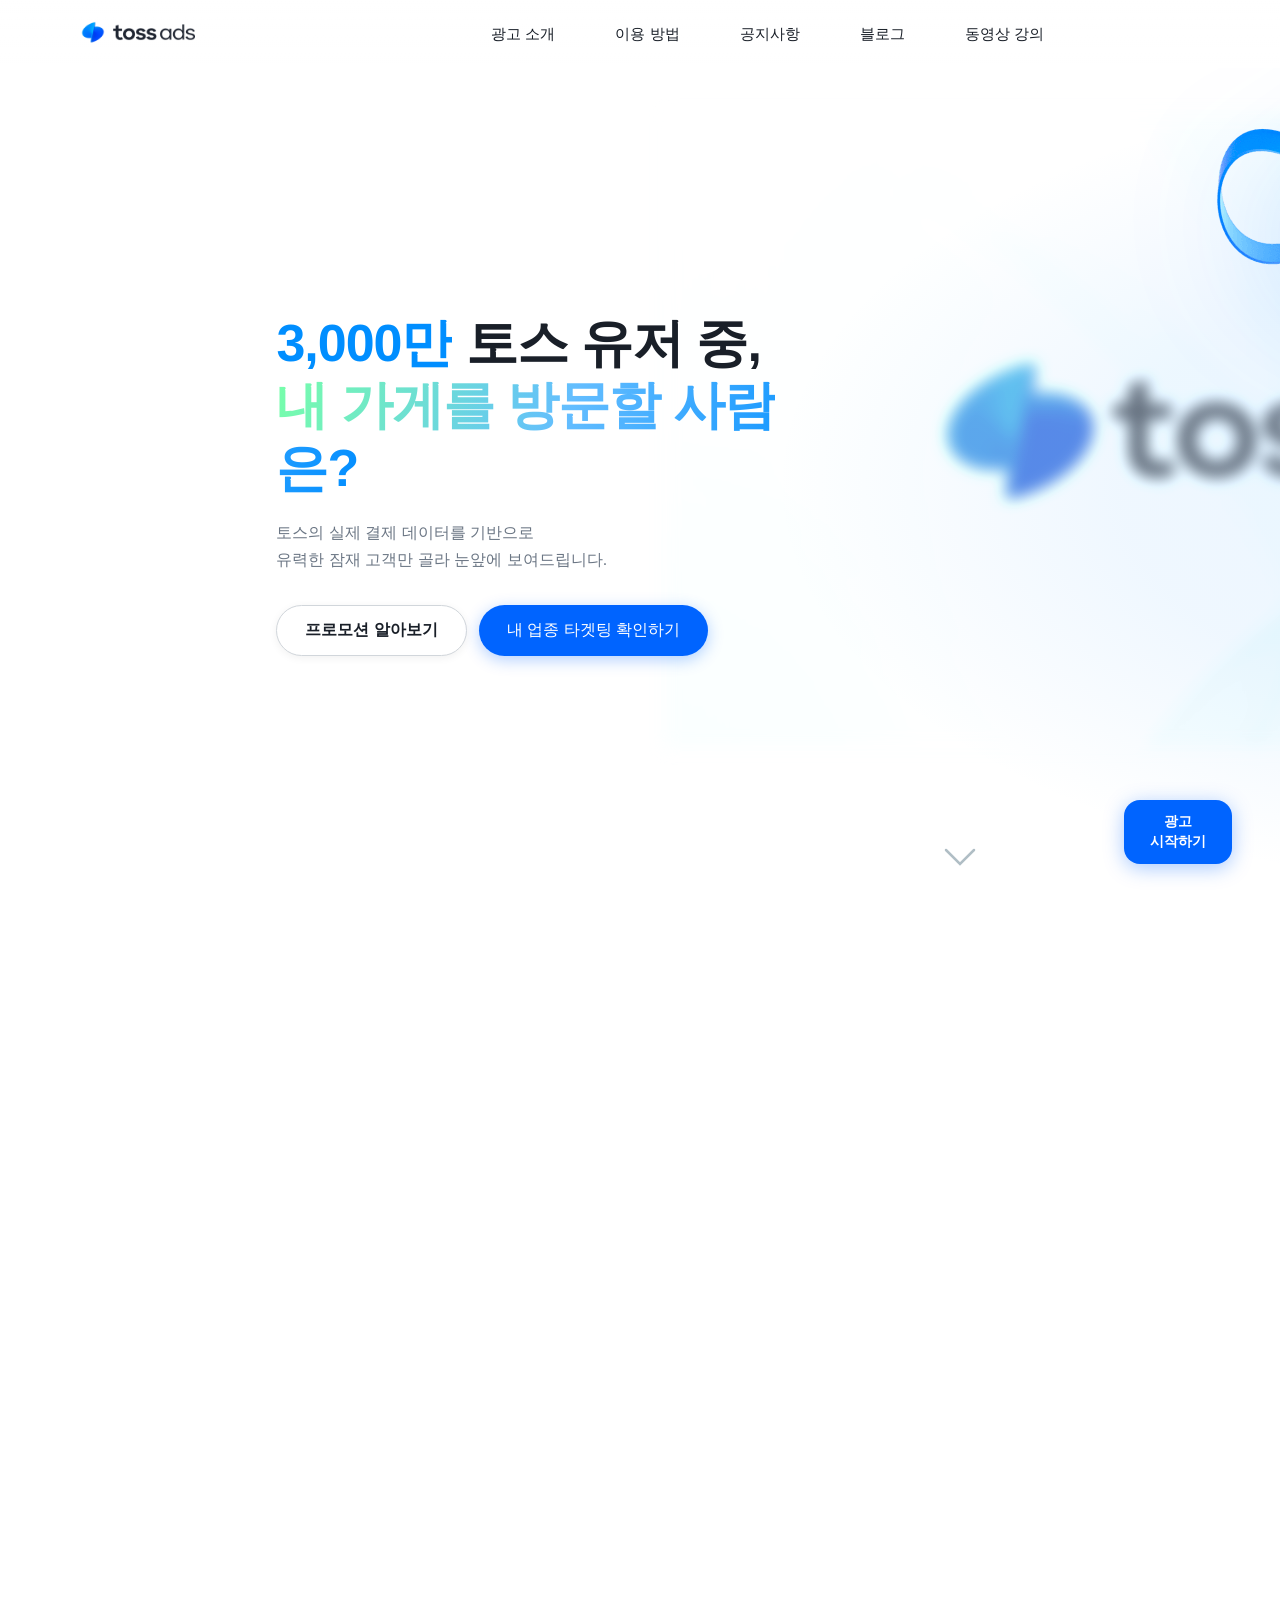
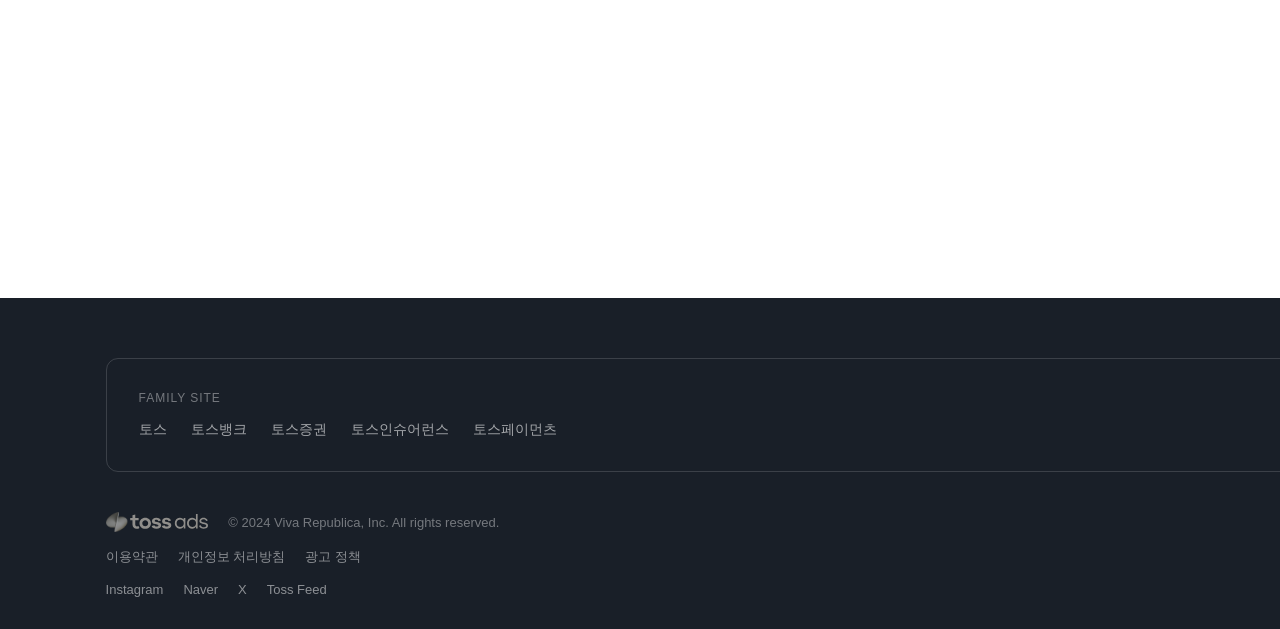
<file: toss-ads/index.html>
<!DOCTYPE html>
<html lang="ko">
<head>
  <meta charset="UTF-8" />
  <meta name="viewport" content="width=device-width, initial-scale=1.0" />
  <title>토스애즈 | 결제 데이터 기반 타겟팅 광고</title>
  <link rel="stylesheet" href="style.css" />

</head>
<body>

  <!-- FLOATING: popup button (top right) -->
  <button class="floating-popup" id="floatingPopup">
    광고<br />시작하기
  </button>

  <!-- NAV -->
  <nav class="nav">
    <div class="nav-inner">
      <a href="index.html"><img src="img/logo_color.png" alt="toss ads" class="nav-logo" /></a>
      <div class="nav-links">

        <div class="nav-item">
          <a href="#">광고 소개</a>
          <ul class="nav-dropdown">
            <li><a href="#">토스애즈란?</a></li>
            <li><a href="#">광고 상품 소개</a></li>
            <li><a href="#">타겟팅 방식</a></li>
            <li><a href="#">성과 측정</a></li>
            <li><a href="#">파트너사 혜택</a></li>
          </ul>
        </div>

        <div class="nav-item">
          <a href="#">이용 방법</a>
          <ul class="nav-dropdown">
            <li><a href="#">광고 시작하기</a></li>
            <li><a href="#">캠페인 설정</a></li>
          </ul>
        </div>

        <div class="nav-item">
          <a href="#">공지사항</a>
          <ul class="nav-dropdown">
            <li><a href="#">서비스 업데이트</a></li>
            <li><a href="#">정책 변경 안내</a></li>
            <li><a href="#">시스템 점검</a></li>
            <li><a href="#">이벤트 안내</a></li>
          </ul>
        </div>

        <div class="nav-item">
          <a href="#">블로그</a>
        </div>

        <div class="nav-item">
          <a href="#">동영상 강의</a>
        </div>

      </div>
    </div>
  </nav>

  <!-- HEAD BANNER -->
  <section class="head-banner" id="section-banner">
    <!-- 블러 워터마크 배경 -->
    <img src="img/background.png" alt="" class="banner-bg-blur" />
    <!-- 파란 글로우 -->
    <div class="banner-glow"></div>

    <div class="banner-content">
      <h1 class="banner-title">
        <span class="title-blue">3,000만</span> 토스 유저 중,<br />
        <span class="title-teal">내 가게를 방문할 사람은?</span>
      </h1>
      <p class="banner-desc">
        토스의 실제 결제 데이터를 기반으로<br />
        유력한 잠재 고객만 골라 눈앞에 보여드립니다.
      </p>
      <div class="banner-buttons">
        <button class="btn-pill-outline">프로모션 알아보기</button>
        <a href="index2.html" class="btn-pill-blue" style="text-decoration:none;display:inline-flex;align-items:center;">내 업종 타겟팅 확인하기</a>
      </div>
    </div>

    <img src="img/moneybag.png" alt="moneybag" class="banner-moneybag" />

    <!-- 하단 chevron -->
    <div class="banner-chevron">
      <svg width="32" height="20" viewBox="0 0 32 20" fill="none">
        <path d="M2 2L16 16L30 2" stroke="#B0BEC5" stroke-width="2.5" stroke-linecap="round"/>
      </svg>
    </div>
  </section>

  <!-- MAIN INFORMATION -->
  <section class="main-info reveal" id="section-main">

    <!-- Tab buttons -->
    <div class="tab-buttons">
      <button class="tab-btn" data-tab="0"><span class="tab-num">1</span>일상 속의 슈퍼앱</button>
      <button class="tab-btn active" data-tab="1"><span class="tab-num">2</span>결제 데이터 타겟팅</button>
      <button class="tab-btn" data-tab="2"><span class="tab-num">3</span>고효율 머신러닝 모델</button>
    </div>

    <!-- Carousel -->
    <div class="carousel-wrapper">
      <div class="carousel-track" id="carouselTrack">
        <div class="carousel-slide" data-index="0">
          <img src="img/main-info 02.png" alt="유저 타겟팅" />
          <div class="slide-text">
            <p class="slide-title"><span class="shimmer-blue">국민의 절반</span>이 쓰는 앱, 트래픽이 곧 매출입니다</p>
            <p class="slide-copy">누적 가입자 3,000만 명의 일상에 스며든 슈퍼앱 토스에서 브랜드 메시지를 전달하세요. 매일 실행하는 유저들의 주요 사용 흐름 속에 자연스럽게 노출되어 <br><strong>스쳐 지나가는 광고가 아닌 확실한 각인 효과</strong>를 보장합니다.</p>
          </div>
        </div>
        <div class="carousel-slide" data-index="1">
          <img src="img/main-info 01.png" alt="결제 데이터" />
          <div class="slide-text">
            <p class="slide-title">관심사 추정은 그만! <span class="shimmer-green">진짜 고객</span>만 골라 노출해 드립니다</p>
            <p class="slide-copy">실제 구매력이 있는 유저를 구분하는 것이 마케팅 효율의 핵심입니다. 국민 절반의 금융 계좌와 소비 흐름을 품은 토스이기에 가능한 타겟팅으로, <br>구매 전환 <strong>가능성이 입증된 진성 고객</strong>만을 솎아내어 보여줍니다.</p>
          </div>
        </div>
        <div class="carousel-slide" data-index="2">
          <img src="img/main-info 03.png" alt="성과 측정" />
          <div class="slide-text">
            <p class="slide-title">광고비는 줄이고, <span class="shimmer-coral">전환 성과</span>는 높이고</p>
            <p class="slide-copy">매 순간 축적되는 광고 성과 지표와 앱 내 유저 행동 흐름을 실시간으로 학습합니다. 복잡한 사후 분석 없이도, AI가 유저의 전환 이탈 구간을 <br>실시간 방어하여 <strong>비즈니스가 원하는 가장 유의미한 결과</strong>만을 안정적으로 도출해 냅니다.</p>
          </div>
        </div>
      </div>
    </div>
  </section>

  <!-- SUB INFORMATION -->
  <section class="sub-info reveal" id="section-sub">


    <h2 class="sub-title"><span>숫자로 증명된</span> 진짜 성과를 확인해보세요</h2>

    <div class="sub-grid">
      <div class="sub-grid-item">
        <img src="img/올리브영.png" alt="올리브영" />
        <p>올영세일 구매 전환 효율 56% 개선</p>
      </div>
      <div class="sub-grid-item">
        <img src="img/메리츠.png" alt="메리츠" />
        <p>리드 전환율 (CVR) 2.5배 개선</p>
      </div>
      <div class="sub-grid-item">
        <img src="img/오늘의 집.png" alt="오늘의집" />
        <p>잠재고객 타겟팅 자동화로<br>CPA 62% 절감</p>
      </div>
      <div class="sub-grid-item">
        <img src="img/엘지U+.png" alt="LG U+" />
        <p>180만 명의 유저 참여<br>앱 설치 단가(CPI) 39%감소</p>
      </div>
      <div class="sub-grid-item">
        <img src="img/지마켓.png" alt="지마켓" />
        <p>앱테크 활용으로 트래픽 190% 상승</p>
      </div>
      <div class="sub-grid-item">
        <img src="img/현대해상.png" alt="현대해상" />
        <p>유튜브 영상 시청 완료율<br>목표 대비 1.7배 달성</p>
      </div>
    </div>
  </section>

  <!-- CTA -->
  <section class="cta-section reveal" id="section-cta">
    <div class="cta-card">
      <div class="cta-img-area">
        <img src="img/moneybag.png" alt="CTA 이미지" />
        <p class="cta-card-title">지금 광고를 시작해보세요</p>
        <p class="cta-card-desc">토스애즈와 함께라면 더 많은 고객이 찾아옵니다.</p>
      </div>
      <div class="cta-buttons">
        <button class="btn-outline">프로모션 알아보기</button>
        <a href="index2.html" class="btn-blue" style="text-decoration:none;display:inline-flex;align-items:center;justify-content:center;">광고 시작하기</a>
      </div>
    </div>
  </section>

  <!-- FOOTER -->
  <footer class="footer" id="section-footer">

    <div class="footer-family">
      <p class="footer-family-label">family site</p>
      <div class="footer-family-links">
        <a href="#">토스</a>
        <a href="#">토스뱅크</a>
        <a href="#">토스증권</a>
        <a href="#">토스인슈어런스</a>
        <a href="#">토스페이먼츠</a>
      </div>
    </div>

    <div class="footer-bottom">
      <div class="footer-copy-row">
        <img src="img/logo_black.svg" alt="toss ads" class="footer-logo" />
        <span class="footer-copy">© 2024 Viva Republica, Inc. All rights reserved.</span>
      </div>
      <div class="footer-refer">
        <a href="#">이용약관</a>
        <a href="#">개인정보 처리방침</a>
        <a href="#">광고 정책</a>
      </div>
      <div class="footer-sns">
        <a href="#" class="sns-link">Instagram</a>
        <a href="#" class="sns-link">Naver</a>
        <a href="#" class="sns-link">X</a>
        <a href="#" class="sns-link">Toss Feed</a>
      </div>
    </div>
  </footer>

  <script src="main.js"></script>
</body>
</html>
</file>
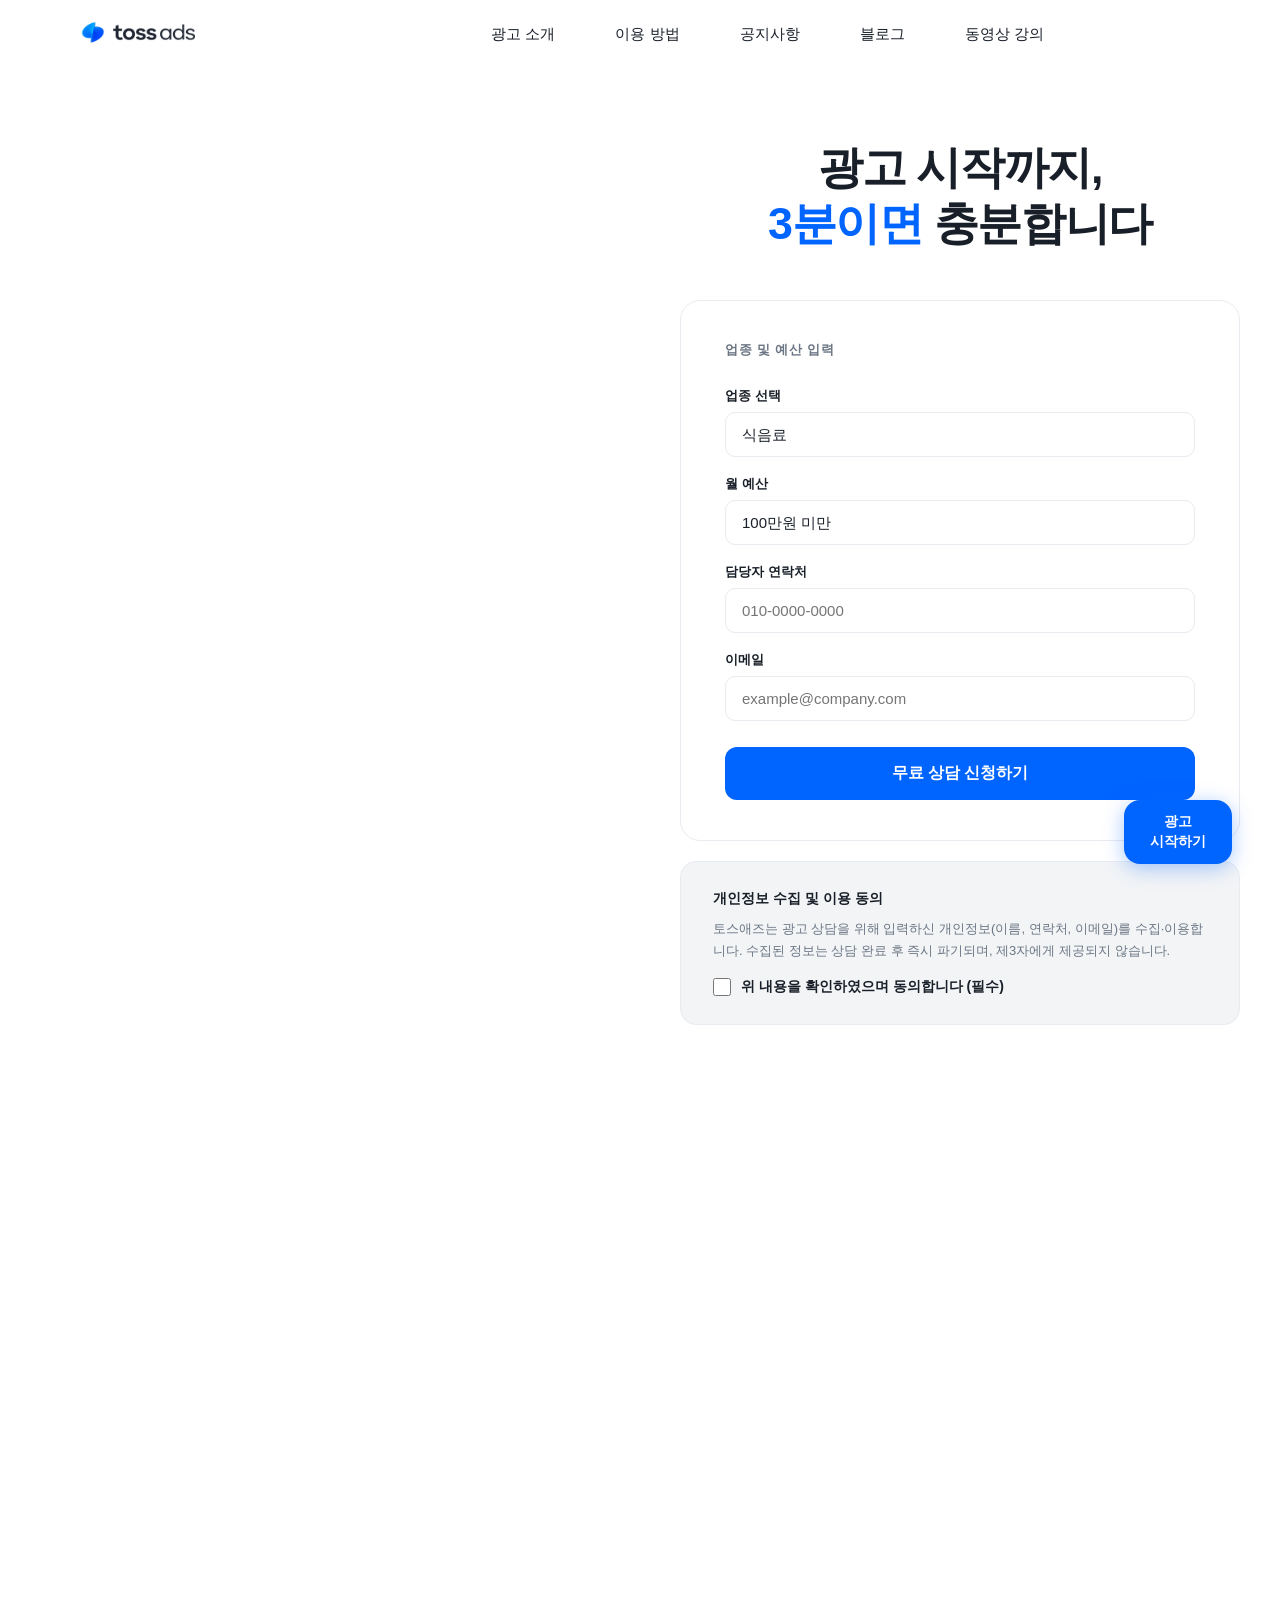
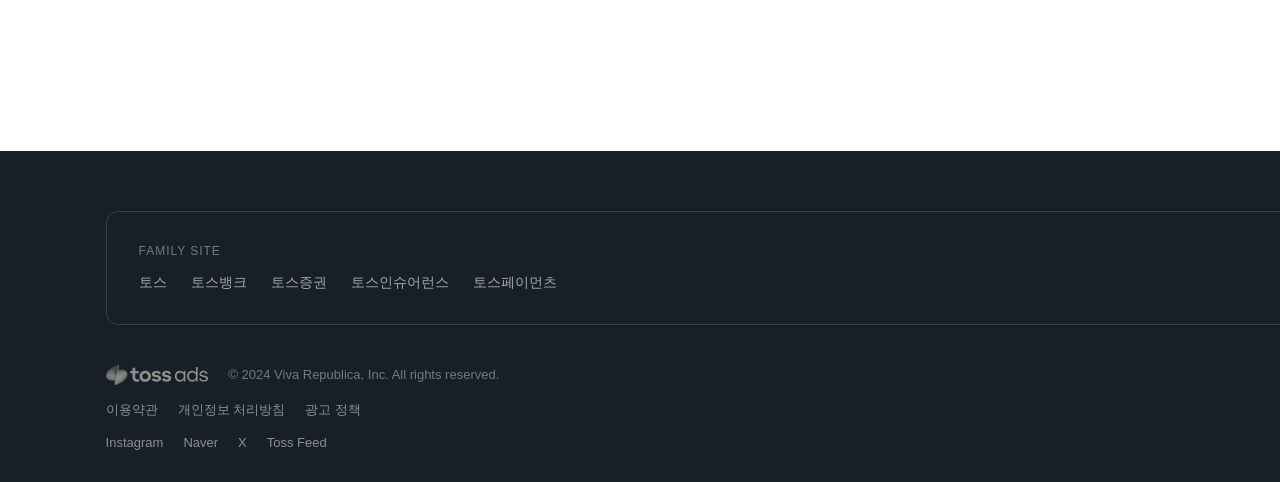
<file: toss-ads/index2.html>
<!DOCTYPE html>
<html lang="ko">
<head>
  <meta charset="UTF-8" />
  <meta name="viewport" content="width=device-width, initial-scale=1.0" />
  <title>광고 시작하기 | 토스애즈</title>
  <link rel="stylesheet" href="style.css" />
  <link rel="stylesheet" href="style2.css" />
</head>
<body>

  <!-- FLOATING -->
  <button class="floating-popup" id="floatingPopup">광고<br />시작하기</button>

  <!-- NAV -->
  <nav class="nav">
    <div class="nav-inner">
      <a href="index.html"><img src="img/logo_color.png" alt="toss ads" class="nav-logo" /></a>
      <div class="nav-links">

        <div class="nav-item">
          <a href="index.html">광고 소개</a>
          <ul class="nav-dropdown">
            <li><a href="#">토스애즈란?</a></li>
            <li><a href="#">광고 상품 소개</a></li>
            <li><a href="#">타겟팅 방식</a></li>
            <li><a href="#">성과 측정</a></li>
            <li><a href="#">파트너사 혜택</a></li>
          </ul>
        </div>

        <div class="nav-item">
          <a href="#">이용 방법</a>
          <ul class="nav-dropdown">
            <li><a href="#">광고 시작하기</a></li>
            <li><a href="#">캠페인 설정</a></li>
          </ul>
        </div>

        <div class="nav-item">
          <a href="#">공지사항</a>
          <ul class="nav-dropdown">
            <li><a href="#">서비스 업데이트</a></li>
            <li><a href="#">정책 변경 안내</a></li>
            <li><a href="#">시스템 점검</a></li>
            <li><a href="#">이벤트 안내</a></li>
          </ul>
        </div>

        <div class="nav-item">
          <a href="#">블로그</a>
        </div>

        <div class="nav-item">
          <a href="#">동영상 강의</a>
        </div>

      </div>
    </div>
  </nav>

  <!-- ① LEAD GENERATION SECTION -->
  <section class="lead-section">
    <h1 class="lead-title">광고 시작까지,<br /><span class="blue">3분이면</span> 충분합니다</h1>

    <!-- section box -->
    <div class="lead-card">
      <p class="lead-card-label">업종 및 예산 입력</p>
      <div class="lead-form">
        <div class="form-row">
          <label>업종 선택</label>
          <select>
            <option>식음료</option>
            <option>뷰티·패션</option>
            <option>금융·보험</option>
            <option>이커머스·유통</option>
            <option>통신·IT</option>
            <option>인테리어·가구</option>
            <option>기타</option>
          </select>
        </div>
        <div class="form-row">
          <label>월 예산</label>
          <select>
            <option>100만원 미만</option>
            <option>100만원 ~ 500만원</option>
            <option>500만원 ~ 1,000만원</option>
            <option>1,000만원 이상</option>
          </select>
        </div>
        <div class="form-row">
          <label>담당자 연락처</label>
          <input type="tel" placeholder="010-0000-0000" />
        </div>
        <div class="form-row">
          <label>이메일</label>
          <input type="email" placeholder="example@company.com" />
        </div>
        <button class="lead-submit-btn">무료 상담 신청하기</button>
      </div>
    </div>

    <!-- copyright box -->
    <div class="lead-copy-card">
      <p class="lead-copy-title">개인정보 수집 및 이용 동의</p>
      <p class="lead-copy-text">토스애즈는 광고 상담을 위해 입력하신 개인정보(이름, 연락처, 이메일)를 수집·이용합니다. 수집된 정보는 상담 완료 후 즉시 파기되며, 제3자에게 제공되지 않습니다.</p>
      <label class="agree-check">
        <input type="checkbox" />
        <span>위 내용을 확인하였으며 동의합니다 (필수)</span>
      </label>
    </div>
  </section>

  <!-- ② HEAD BANNER (promotion) -->
  <section class="promo-banner reveal">
    <img src="img/background.png" alt="" class="promo-bg" />
    <div class="promo-content">
      <span class="promo-kicker">신규 광고주 한정 프로모션</span>
      <h2 class="promo-title">첫 광고비 <em>30% 캐시백</em></h2>
      <p class="promo-desc">2024년 12월 31일까지 신규 가입 후 첫 캠페인 집행 시<br />광고비의 30%를 토스 포인트로 돌려드립니다.</p>
      <div class="promo-btns">
        <button class="btn-pill-outline">프로모션 더보기</button>
        <button class="btn-pill-blue">프로모션 상세보기</button>
      </div>
    </div>
    <img src="img/moneybag.png" alt="" class="promo-img" />
  </section>

  <!-- ③ COPYRIGHT POPUP BUTTONS -->
  <section class="popup-section reveal">

    <div class="popup-btn-row">
      <button class="popup-toggle-btn active" id="btnRefer" onclick="togglePopup('refer')">
        이용약관 안내
      </button>
      <button class="popup-toggle-btn" id="btnQna" onclick="togglePopup('qna')">
        자주 묻는 질문
      </button>
    </div>

    <!-- refer-to content -->
    <div class="popup-content" id="popRefer">
      <h3 class="popup-content-title">토스애즈 이용약관</h3>
      <div class="popup-content-body">
        <p><strong>제1조 (목적)</strong><br />본 약관은 비바리퍼블리카(이하 "회사")가 제공하는 토스애즈 광고 서비스(이하 "서비스")의 이용에 관한 조건 및 절차, 회사와 광고주 간의 권리·의무 및 책임사항을 규정함을 목적으로 합니다.</p>
        <p><strong>제2조 (서비스의 내용)</strong><br />회사는 광고주가 토스 앱 내 광고 지면에 광고를 게재할 수 있도록 플랫폼 및 관련 서비스를 제공합니다.</p>
        <p><strong>제3조 (광고주의 의무)</strong><br />광고주는 관련 법령 및 본 약관을 준수하여야 하며, 허위·과장 광고 또는 불법 광고를 게재하여서는 안 됩니다.</p>
        <a href="#" class="popup-link">전문 보기 →</a>
      </div>
    </div>

    <!-- QnA content -->
    <div class="popup-content hidden" id="popQna">
      <h3 class="popup-content-title">자주 묻는 질문</h3>
      <div class="popup-content-body">
        <div class="qna-item">
          <p class="qna-q">Q. 최소 광고 예산이 있나요?</p>
          <p class="qna-a">A. 월 최소 50만원부터 광고 집행이 가능합니다. 예산 규모에 따라 맞춤 상품을 안내해 드립니다.</p>
        </div>
        <div class="qna-item">
          <p class="qna-q">Q. 광고 심사 기간은 얼마나 걸리나요?</p>
          <p class="qna-a">A. 일반적으로 영업일 기준 1~2일 이내에 심사가 완료됩니다.</p>
        </div>
        <div class="qna-item">
          <p class="qna-q">Q. 성과 측정은 어떻게 이루어지나요?</p>
          <p class="qna-a">A. 토스애즈 대시보드에서 실시간으로 노출수, 클릭수, 전환수 등 핵심 지표를 확인하실 수 있습니다.</p>
        </div>
        <a href="#" class="popup-link">더 많은 질문 보기 →</a>
      </div>
    </div>

  </section>

  <!-- ④ CTA -->
  <section class="cta-section reveal">
    <div class="cta-card">
      <div class="cta-img-area">
        <img src="img/moneybag.png" alt="CTA 이미지" />
        <p class="cta-card-title">지금 광고를 시작해보세요</p>
        <p class="cta-card-desc">토스애즈와 함께라면 더 많은 고객이 찾아옵니다.</p>
      </div>
      <div class="cta-buttons">
        <button class="btn-outline">프로모션 알아보기</button>
        <button class="btn-blue" id="ctaScrollTop">광고 시작하기</button>
      </div>
    </div>
  </section>

  <!-- FOOTER -->
  <footer class="footer" id="section-footer">

    <div class="footer-family">
      <p class="footer-family-label">family site</p>
      <div class="footer-family-links">
        <a href="#">토스</a>
        <a href="#">토스뱅크</a>
        <a href="#">토스증권</a>
        <a href="#">토스인슈어런스</a>
        <a href="#">토스페이먼츠</a>
      </div>
    </div>

    <div class="footer-bottom">
      <div class="footer-copy-row">
        <img src="img/logo_black.svg" alt="toss ads" class="footer-logo" />
        <span class="footer-copy">© 2024 Viva Republica, Inc. All rights reserved.</span>
      </div>
      <div class="footer-refer">
        <a href="#">이용약관</a>
        <a href="#">개인정보 처리방침</a>
        <a href="#">광고 정책</a>
      </div>
      <div class="footer-sns">
        <a href="#" class="sns-link">Instagram</a>
        <a href="#" class="sns-link">Naver</a>
        <a href="#" class="sns-link">X</a>
        <a href="#" class="sns-link">Toss Feed</a>
      </div>
    </div>
  </footer>

  <script src="main2.js"></script>
</body>
</html>
</file>
<file: toss-ads/style.css>
*, *::before, *::after { 
  box-sizing: border-box;
  margin: 0;
  padding: 0;
}

html { background: #ffffff; }

/* ── SCROLL REVEAL ── */
.reveal {
  opacity: 0;
  transform: translateY(48px);
  transition: opacity 0.65s cubic-bezier(0.22, 1, 0.36, 1),
              transform 0.65s cubic-bezier(0.22, 1, 0.36, 1);
}
.reveal.visible {
  opacity: 1;
  transform: translateY(0);
}

:root {
  --blue: #0064FF;
  --text-primary: #191F28;
  --text-secondary: #6B7684;
  --bg: #F2F4F6;
  --white: #FFFFFF;
  --border: #E8EBF0;
}

body {
  font-family: -apple-system, 'Apple SD Gothic Neo', 'Pretendard', sans-serif;
  color: var(--text-primary);
  background: var(--white);
  min-width: 1920px;
  overflow-x: hidden;
}

/* FLOATING POPUP BUTTON */
.floating-popup {
  position: fixed;
  bottom: 36px;
  right: 48px;
  z-index: 200;
  width: 108px;
  height: 64px;
  border-radius: 16px;
  background: var(--blue);
  color: var(--white);
  font-size: 14px;
  font-weight: 700;
  line-height: 1.4;
  cursor: pointer;
  border: none;
  box-shadow: 0 4px 20px rgba(0, 100, 255, 0.35);
  transition: transform 0.2s, box-shadow 0.2s;
}
.floating-popup:hover { transform: scale(1.06); box-shadow: 0 6px 28px rgba(0,100,255,0.45); }

/* BUTTONS */
button { cursor: pointer; border: none; font-size: 15px; font-weight: 600; border-radius: 8px; transition: all 0.18s; }

.btn-pill-outline {
  background: var(--white);
  border: 1.5px solid #D1D6DB;
  color: var(--text-primary);
  padding: 14px 28px;
  border-radius: 100px;
  font-size: 16px;
  box-shadow: 0 2px 8px rgba(0,0,0,0.06);
}
.btn-pill-outline:hover { background: var(--bg); }

.btn-pill-blue {
  background: var(--blue);
  color: var(--white);
  padding: 14px 28px;
  border-radius: 100px;
  font-size: 16px;
  box-shadow: 0 4px 16px rgba(0,100,255,0.3);
}
.btn-pill-blue:hover { background: #0050CC; }

.btn-outline { background: transparent; border: 1.5px solid var(--text-primary); color: var(--text-primary); padding: 13px 24px; border-radius: 10px; }
.btn-outline:hover { background: var(--bg); }

.btn-blue { background: var(--blue); color: var(--white); padding: 13px 24px; border-radius: 10px; }
.btn-blue:hover { background: #0050CC; }

/* NAV */
.nav {
  position: fixed;
  top: 0;
  left: 50%;
  transform: translateX(-50%);
  width: 100%;
  max-width: 100%;
  z-index: 100;
  height: 68px;
  background: linear-gradient(to bottom, rgba(255,255,255,0.95) 0%, rgba(255,255,255,0) 100%);
  backdrop-filter: none;
  display: flex;
  align-items: center;
  justify-content: center;
}

.nav-inner {
  width: 100%;
  max-width: 1920px;
  padding: 0 80px;
  display: flex;
  align-items: center;
  justify-content: space-between;
  position: relative;
}

.nav-logo { height: 26px; object-fit: contain; }

.nav-links {
  position: absolute;
  right: -5%;
  transform: translateX(-50%);
  display: flex;
  gap: 36px;
}

.nav-links a {
  text-decoration: none;
  font-size: 15px;
  font-weight: 500;
  color: var(--text-primary);
  white-space: nowrap;
  padding: 6px 12px;
  border-radius: 8px;
  transition: background 0.18s;
}

.nav-links a:hover { background: #E9E9E9; }

/* DROPDOWN */
.nav-item {
  position: relative;
}

/* gap 브리지 — nav-item hover 영역을 아래로 연장 */
.nav-item::after {
  content: '';
  position: absolute;
  top: 100%;
  left: -16px;
  right: -16px;
  height: 16px;
}

.nav-dropdown {
  position: absolute;
  top: calc(100% + 16px);
  left: 50%;
  transform: translateX(-50%);
  background: var(--white);
  border-radius: 12px;
  box-shadow: 0 8px 32px rgba(0,0,0,0.12);
  padding: 10px 20px;
  list-style: none;
  width: fit-content;
  max-height: 0;
  opacity: 0;
  pointer-events: none;
  overflow: hidden;
  transition: max-height 0.28s ease, opacity 0.2s ease;
}

.nav-item:hover .nav-dropdown {
  max-height: 320px;
  opacity: 1;
  pointer-events: auto;
}

.nav-dropdown li a {
  display: block;
  padding: 10px 0;
  font-size: 14px;
  font-weight: 400;
  color: var(--text-primary);
  text-decoration: none;
  white-space: nowrap;
  background: transparent;
}

.nav-dropdown li a:hover { background: #F2F4F6; }

/* HEAD BANNER */
.head-banner {
  position: relative;
  max-width: 1920px;
  margin: 68px auto 0;
  height: calc(100vh - 68px);
  min-height: 600px;
  display: flex;
  align-items: center;
  padding: 0 5.5%;
  overflow: hidden;
  background: #FFFFFF;
}

/* 블러 워터마크 배경 (좌하단, 70% 스케일) */
.banner-bg-blur {
  position: absolute;
  right: 200px;
  width: 55%;
  height: auto;
  object-fit: contain;
  filter: blur(6px) brightness(1.1) saturate(0.8);
  opacity: 0.7;
  transform: scale(1.2);
  transform-origin: bottom left;
  z-index: 0;
  pointer-events: none;
}

/* 파란 글로우 */
.banner-glow {
  position: absolute;
  top: 0;
  right: 0;
  width: 60%;
  height: 100%;
  background: radial-gradient(ellipse at 70% 50%, rgba(160,210,255,0.22) 0%, rgba(100,180,255,0.10) 40%, transparent 70%);
  z-index: 0;
  pointer-events: none;
}

.banner-content {
  position: relative;
  z-index: 2;
  left: 10%;
  max-width: 560px;
  flex-shrink: 0;
}

.banner-title {
  font-size: 52px;
  font-weight: 800;
  line-height: 1.2;
  color: var(--text-primary);
  margin-bottom: 20px;
  letter-spacing: -0.02em;
}

/* "3,000만" — shimmer (C1D8F7 15% 구간 좌→우 이동) */
.title-blue {
  background: linear-gradient(
    110deg,
    #008EFF 0%,
    #008EFF 35%,
    #C1D8F7 50%,
    #008EFF 65%,
    #008EFF 100%
  );
  background-size: 300% 100%;
  background-position: 0% center;
  animation: title-shimmer 2.5s linear infinite;
  -webkit-background-clip: text;
  -webkit-text-fill-color: transparent;
  background-clip: text;
}

@keyframes title-shimmer {
  0%   { background-position: 100% center; }
  100% { background-position: 0% center; }
}

/* 캐러셀 슬라이드 shimmer 공통 */
.shimmer-blue, .shimmer-green, .shimmer-coral {
  background-size: 300% 100%;
  background-position: 100% center;
  animation: title-shimmer 2.5s linear infinite;
  -webkit-background-clip: text;
  -webkit-text-fill-color: transparent;
  background-clip: text;
}

.shimmer-blue {
  background-image: linear-gradient(110deg, #5AA0FF 0%, #5AA0FF 35%, #B8D8FF 50%, #5AA0FF 65%, #5AA0FF 100%);
}

.shimmer-green {
  background-image: linear-gradient(110deg, #3DC596 0%, #3DC596 35%, #A8EDD4 50%, #3DC596 65%, #3DC596 100%);
}

.shimmer-coral {
  background-image: linear-gradient(110deg, #FF6B55 0%, #FF6B55 35%, #FFBCB0 50%, #FF6B55 65%, #FF6B55 100%);
}

/* copy 볼드 */
.slide-copy strong { font-weight: 700; color: var(--text-primary); }

/* "내 가게를 방문할 사람은?" — Figma: 0% #77FFA9 → 51% #63BDFF → 100% #008DFF */
.title-teal {
  background: linear-gradient(110deg, #77FFA9 0%, #63BDFF 51%, #008DFF 100%);
  -webkit-background-clip: text;
  -webkit-text-fill-color: transparent;
  background-clip: text;
}

.banner-desc {
  font-size: 16px;
  color: var(--text-secondary);
  line-height: 1.7;
  margin-bottom: 32px;
}

.banner-buttons { display: flex; gap: 12px; }

.banner-moneybag {
  position: absolute;
  right: 15%;
  bottom: 30%;
  transform: translateY(-50%);
  z-index: 1;
  width: 450px;
  height: auto;
  animation: float 4s ease-in-out infinite;
  filter: drop-shadow(0 24px 60px rgba(0,100,255,0.12));
}

.banner-chevron {
  position: absolute;
  bottom: 28px;
  left: 50%;
  transform: translateX(-50%);
  z-index: 1;
  animation: bounce 2s ease-in-out infinite;
}

@keyframes bounce {
  0%, 100% { transform: translateX(-50%) translateY(0); }
  50% { transform: translateX(-50%) translateY(6px); }
}

@keyframes float {
  0%, 100% { transform: translateY(0); }
  50% { transform: translateY(-14px); }
}

/* MAIN INFORMATION */
.main-info {
  position: relative;
  max-width: 1920px;
  margin: 0 auto;
  padding: 160px 0;
  background: var(--white);
}

.tab-buttons {
  display: flex;
  justify-content: center;
  gap: 12px;
  margin-bottom: 48px;
  padding: 0 24px;
}

.tab-btn {
  display: flex;
  align-items: center;
  gap: 12px;
  padding: 14px 24px;
  border-radius: 100px;
  font-size: 15px;
  font-weight: 600;
  background: #ECEEF3;
  border: none;
  color: #8B93A7;
  cursor: pointer;
  transition: all 0.22s;
  white-space: nowrap;
}

.tab-btn.active {
  background: var(--white);
  color: var(--text-primary);
  box-shadow: 0 2px 16px rgba(0,0,0,0.10);
}

.tab-btn:hover:not(.active) { background: #E2E5ED; color: #5A6170; }

.tab-num {
  display: flex;
  align-items: center;
  justify-content: center;
  width: 26px;
  height: 26px;
  border-radius: 50%;
  background: #D5D9E4;
  color: #8B93A7;
  font-size: 13px;
  font-weight: 700;
  flex-shrink: 0;
  transition: all 0.22s;
}

.tab-btn.active .tab-num {
  background: #ECEEF3;
  color: var(--text-primary);
}

/* CAROUSEL */
.carousel-wrapper {
  width: 100%;
  overflow: hidden;
  padding: 20px 0 48px;
}

.carousel-track {
  display: flex;
  align-items: center;
  gap: -16px;
  transition: transform 0.9s cubic-bezier(0.4, 0, 0.2, 1);
  will-change: transform;
}

.carousel-slide {
  position: relative;
  flex-shrink: 0;
  display: flex;
  flex-direction: row;
  align-items: center;
  justify-content: flex-start;
  gap: 38px;
  width: 1272px;
  height: 312px;
  border-radius: 24px;
  background: var(--bg);
  overflow: hidden;
  padding: 0 96px 0 0;
  transition: transform 0.9s cubic-bezier(0.4, 0, 0.2, 1),
              opacity 0.9s ease,
              box-shadow 0.3s ease,
              border 0.3s ease;
  opacity: 0.38;
  transform: scale(0.78);
  filter: blur(2px);
}

/* 좌상단 그라데이션 오버레이 */
.carousel-slide::before {
  content: '';
  position: absolute;
  top: 0;
  left: 0;
  width: 50%;
  height: 100%;
  pointer-events: none;
  z-index: 0;
  transition: background 0.5s ease;
}

.carousel-slide > * { position: relative; z-index: 1; }

/* 우하단 그라데이션 */
.carousel-slide::after {
  content: '';
  position: absolute;
  bottom: 0;
  right: 0;
  width: 25%;
  height: 50%;
  pointer-events: none;
  z-index: 0;
  transition: background 0.5s ease;
}

.carousel-slide[data-index="0"]::before {
  background: radial-gradient(ellipse at 10% 20%, rgba(90,160,255,0.32) 0%, transparent 65%);
}
.carousel-slide[data-index="0"]::after {
  background: radial-gradient(ellipse at 90% 80%, rgba(90,160,255,0.18) 0%, transparent 65%);
}

.carousel-slide[data-index="1"]::before {
  background: radial-gradient(ellipse at 10% 20%, rgba(70,205,150,0.28) 0%, transparent 65%);
}
.carousel-slide[data-index="1"]::after {
  background: radial-gradient(ellipse at 90% 80%, rgba(70,205,150,0.15) 0%, transparent 65%);
}

.carousel-slide[data-index="2"]::before {
  background: radial-gradient(ellipse at 10% 20%, rgba(255,95,75,0.22) 0%, transparent 65%);
}
.carousel-slide[data-index="2"]::after {
  background: radial-gradient(ellipse at 90% 80%, rgba(255,95,75,0.12) 0%, transparent 65%);
}

.carousel-slide img {
  width: 35%;
  height: auto;
  object-fit: contain;
  flex-shrink: 0;
  padding: 5%;
}

.slide-text {
  display: flex;
  flex-direction: column;
  gap: 14px;
}

.slide-title {
  font-size: 26px;
  font-weight: 700;
  color: var(--text-primary);
  line-height: 1.3;
}

.slide-copy {
  font-size: 18px;
  color: var(--text-secondary);
  line-height: 1.7;
  max-width: 100%;
  margin-top: 12px;
}

.carousel-slide.active-slide {
  width: 1032px;
  opacity: 1;
  transform: scale(1);
  filter: none;
  border: none;
  background: var(--white);
  box-shadow: 0 4px 20px rgba(0,0,0,0.14);
}

/* SUB INFORMATION */
.sub-info {
  position: relative;
  max-width: 1920px;
  margin: 0 auto;
  padding: 100px 5.5%;
}

.sub-title {
  font-size: 36px;
  font-weight: 700;
  text-align: center;
  margin-bottom: 100px;
  color: var(--text-primary);
}

.sub-title span {
  background: linear-gradient(110deg, #FF6B55 0%, #FF6B55 35%, #FFBCB0 50%, #FF6B55 65%, #FF6B55 100%);
  background-size: 300% 100%;
  background-position: 100% center;
  animation: title-shimmer 3s linear infinite;
  -webkit-background-clip: text;
  -webkit-text-fill-color: transparent;
  background-clip: text;
}

.sub-grid {
  display: grid;
  grid-template-columns: repeat(3, 330px);
  gap: 20px;
  max-width: 1030px;
  margin: 0 auto;
}

.sub-grid-item {
  position: relative;
  border-radius: 16px;
  border: 1.5px solid var(--border);
  aspect-ratio: 1 / 1;
  overflow: hidden;
}


.sub-grid-item img {
  width: 100%;
  height: 100%;
  object-fit: cover;
  display: block;
  transition: transform 0.3s ease;
}

.sub-grid-item:hover img {
  transform: scale(1.2);
}

.sub-grid-item p {
  position: absolute;
  bottom: 10%;
  left: 0;
  right: 0;
  text-align: center;
  font-size: 14px;
  font-weight: 700;
  color: #000;
  line-height: 2.0;
  opacity: 0.7;
}

.sub-grid-item:hover p {
  background: linear-gradient(
    110deg,
    #000 0%,
    #000 46.25%,
    #fff 50%,
    #000 53.75%,
    #000 100%
  );
  background-size: 300% 100%;
  background-position: 100% center;
  animation: title-shimmer 2.5s linear infinite;
  -webkit-background-clip: text;
  -webkit-text-fill-color: transparent;
  background-clip: text;
}


/* CTA */
.cta-section {
  position: relative;
  max-width: 1920px;
  margin: 0 auto;
  padding: 100px 5.5% 10%;
  display: flex;
  justify-content: center;
  background: var(--white);
}

.cta-card {
  background: var(--bg);
  border: 1.5px solid var(--border);
  border-radius: 24px;
  padding: 72px 96px;
  display: flex;
  flex-direction: column;
  align-items: center;
  gap: 40px;
  max-width: 720px;
  width: 100%;
}

.cta-img-area {
  display: flex;
  flex-direction: column;
  align-items: center;
  gap: 15px;
}

.cta-img-area img { width: 150px; height: auto; object-fit: contain; }

.cta-card-title { font-size: 27px; font-weight: 800; color: var(--text-primary); text-align: center; }
.cta-card-desc { font-size: 19px; color: var(--text-secondary); text-align: center; }

.cta-buttons { display: flex; gap: 15px; }

/* FOOTER */
.footer {
  position: relative;
  max-width: 1920px;
  margin: 0 auto;
  background: var(--text-primary);
  color: var(--white);
  padding: 60px 5.5% 32px;
}

.footer-family {
  border: 1px solid rgba(255,255,255,0.15);
  border-radius: 12px;
  padding: 32px;
  margin-bottom: 40px;
}

.footer-family-label { font-size: 12px; color: rgba(255,255,255,0.4); margin-bottom: 16px; text-transform: uppercase; letter-spacing: 0.08em; }

.footer-family-links { display: flex; gap: 24px; flex-wrap: wrap; }
.footer-family-links a { text-decoration: none; font-size: 14px; color: rgba(255,255,255,0.6); }
.footer-family-links a:hover { color: var(--white); }

.footer-bottom { display: flex; flex-direction: column; gap: 16px; }

.footer-copy-row { display: flex; align-items: center; gap: 20px; }
.footer-logo { height: 20px; filter: invert(1); opacity: 0.6; }
.footer-copy { font-size: 13px; color: rgba(255,255,255,0.4); }

.footer-refer, .footer-sns { display: flex; gap: 20px; }
.footer-refer a, .footer-sns a { text-decoration: none; font-size: 13px; color: rgba(255,255,255,0.5); }
.footer-refer a:hover, .footer-sns a:hover { color: var(--white); }

.sns-link { font-size: 13px; }

/* RESPONSIVE */
@media (max-width: 768px) {
  .nav { padding: 0 20px; }
  .nav-links { display: none; }
  .head-banner { padding: 0 24px; height: auto; padding-top: 48px; padding-bottom: 48px; flex-direction: column; text-align: center; gap: 32px; }
  .banner-title { font-size: 28px; }
  .banner-moneybag { width: 200px; }
  .banner-buttons { justify-content: center; flex-wrap: wrap; }
  .main-info { padding: 60px 0; }
  .carousel-slide { width: 240px; min-height: 200px; }
  .carousel-slide.active-slide { width: 320px; min-height: 260px; }
  .sub-info { padding: 60px 24px; }
  .sub-title { font-size: 26px; }
  .sub-grid { grid-template-columns: repeat(2, 1fr); }
  .cta-section { padding: 60px 24px; }
  .cta-card { padding: 40px 24px; }
  .footer { padding: 40px 24px 24px; }
}
</file>
<file: toss-ads/style2.css>
/* ── ① LEAD GENERATION ── */
.lead-section {
  padding: 140px 0 10%;
  display: flex;
  flex-direction: column;
  align-items: center;
  text-align: center;
  background: #fff;
}

.lead-title {
  font-size: clamp(32px, 3.5vw, 52px);
  font-weight: 800;
  line-height: 1.25;
  letter-spacing: -0.03em;
  color: var(--text-primary);
  margin-bottom: 48px;
}
.lead-title .blue { color: var(--blue); }

/* section box */
.lead-card {
  width: 100%;
  max-width: 560px;
  background: var(--white);
  border: 1.5px solid var(--border);
  border-radius: 20px;
  padding: 40px 44px;
  margin-bottom: 20px;
  text-align: left;
}

.lead-card-label {
  font-size: 13px;
  font-weight: 600;
  letter-spacing: 0.06em;
  text-transform: uppercase;
  color: var(--text-secondary);
  margin-bottom: 28px;
}

.lead-form { display: flex; flex-direction: column; gap: 18px; }

.form-row {
  display: flex;
  flex-direction: column;
  gap: 7px;
}
.form-row label {
  font-size: 13px;
  font-weight: 600;
  color: var(--text-primary);
}
.form-row select,
.form-row input {
  width: 100%;
  padding: 13px 16px;
  border: 1.5px solid var(--border);
  border-radius: 10px;
  font-size: 15px;
  font-family: inherit;
  color: var(--text-primary);
  background: var(--white);
  outline: none;
  transition: border-color 0.18s;
  appearance: none;
}
.form-row select:focus,
.form-row input:focus { border-color: var(--blue); }

.form-row select option {
  padding: 14px 20px;
  font-size: 15px;
}

.lead-submit-btn {
  margin-top: 8px;
  width: 100%;
  padding: 16px;
  background: var(--blue);
  color: #fff;
  font-size: 16px;
  font-weight: 700;
  border: none;
  border-radius: 12px;
  cursor: pointer;
  transition: background 0.18s;
}
.lead-submit-btn:hover { background: #0050CC; }

/* copyright box */
.lead-copy-card {
  width: 100%;
  max-width: 560px;
  background: var(--bg);
  border: 1.5px solid var(--border);
  border-radius: 16px;
  padding: 28px 32px;
  text-align: left;
}
.lead-copy-title {
  font-size: 14px;
  font-weight: 700;
  color: var(--text-primary);
  margin-bottom: 10px;
}
.lead-copy-text {
  font-size: 13px;
  color: var(--text-secondary);
  line-height: 1.7;
  margin-bottom: 16px;
}
.agree-check {
  display: flex;
  align-items: center;
  gap: 10px;
  font-size: 14px;
  font-weight: 600;
  color: var(--text-primary);
  cursor: pointer;
}
.agree-check input[type="checkbox"] {
  width: 18px; height: 18px;
  accent-color: var(--blue);
  cursor: pointer;
  flex-shrink: 0;
}

/* ── ② PROMO BANNER ── */
.promo-banner {
  position: relative;
  width: 100%;
  min-height: 60vh;
  background: linear-gradient(
    to bottom,
    #ffffff 0%,
    #eef2ff 20%,
    #dce8ff 50%,
    #eef2ff 80%,
    #ffffff 100%
  );
  display: flex;
  align-items: center;
  justify-content: center;
  overflow: hidden;
  padding: 80px 10%;
  gap: 60px;
}
.promo-bg {
  position: absolute;
  inset: 0;
  width: 100%; height: 100%;
  object-fit: cover;
  opacity: 0.08;
  pointer-events: none;
}
.promo-content {
  position: relative;
  z-index: 1;
  max-width: 600px;
}
.promo-kicker {
  display: inline-block;
  background: var(--blue);
  color: #fff;
  font-size: 12px;
  font-weight: 600;
  letter-spacing: 0.06em;
  padding: 5px 14px;
  border-radius: 100px;
  margin-bottom: 20px;
}
.promo-title {
  font-size: clamp(32px, 4vw, 56px);
  font-weight: 800;
  line-height: 1.15;
  letter-spacing: -0.03em;
  color: var(--text-primary);
  margin-bottom: 16px;
}
.promo-title em {
  font-style: normal;
  background: linear-gradient(
    110deg,
    #0064FF 0%,
    #0064FF 35%,
    #ffffff 50%,
    #0064FF 65%,
    #0064FF 100%
  );
  background-size: 300% 100%;
  background-position: 100% center;
  animation: promo-shimmer 2.5s linear infinite;
  -webkit-background-clip: text;
  -webkit-text-fill-color: transparent;
  background-clip: text;
}

@keyframes promo-shimmer {
  0%   { background-position: 100% center; }
  100% { background-position: 0% center; }
}
.promo-desc {
  font-size: 16px;
  color: var(--text-secondary);
  line-height: 1.7;
  margin-bottom: 36px;
}
.promo-btns { display: flex; gap: 14px; flex-wrap: wrap; }
.promo-img {
  position: relative;
  z-index: 1;
  width: clamp(180px, 22vw, 320px);
  object-fit: contain;
  flex-shrink: 0;
}

/* ── ③ POPUP SECTION ── */
.popup-section {
  padding: 72px 10%;
  padding-top: calc(72px + 10%);
  display: flex;
  flex-direction: column;
  align-items: center;
  background: #fff;
  border-bottom: 1px solid var(--border);
}

.popup-btn-row {
  display: flex;
  gap: 12px;
  margin-bottom: 28px;
}

.popup-toggle-btn {
  padding: 13px 32px;
  border: 1.5px solid var(--border);
  border-radius: 100px;
  background: var(--white);
  font-size: 15px;
  font-weight: 600;
  color: var(--text-secondary);
  cursor: pointer;
  transition: all 0.2s;
}
.popup-toggle-btn.active {
  background: var(--blue);
  border-color: var(--blue);
  color: #fff;
}
.popup-toggle-btn:not(.active):hover {
  border-color: var(--blue);
  color: var(--blue);
}

.popup-content {
  width: 100%;
  max-width: 680px;
  border: 1.5px dashed var(--border);
  border-radius: 16px;
  padding: 36px 40px;
  animation: fadeUp 0.3s ease both;
}
.popup-content.hidden { display: none; }

@keyframes fadeUp {
  from { opacity: 0; transform: translateY(12px); }
  to   { opacity: 1; transform: translateY(0); }
}

.popup-content-title {
  font-size: 18px;
  font-weight: 700;
  color: var(--text-primary);
  margin-bottom: 20px;
  letter-spacing: -0.01em;
}
.popup-content-body {
  display: flex;
  flex-direction: column;
  gap: 16px;
}
.popup-content-body p {
  font-size: 14px;
  color: var(--text-secondary);
  line-height: 1.8;
}
.popup-content-body strong { color: var(--text-primary); }
.popup-link {
  display: inline-block;
  margin-top: 4px;
  font-size: 14px;
  font-weight: 600;
  color: var(--blue);
  text-decoration: none;
}
.popup-link:hover { text-decoration: underline; }

.qna-item { display: flex; flex-direction: column; gap: 6px; }
.qna-q { font-size: 14px; font-weight: 700; color: var(--text-primary); }
.qna-a { font-size: 14px; color: var(--text-secondary); line-height: 1.7; }
</file>
